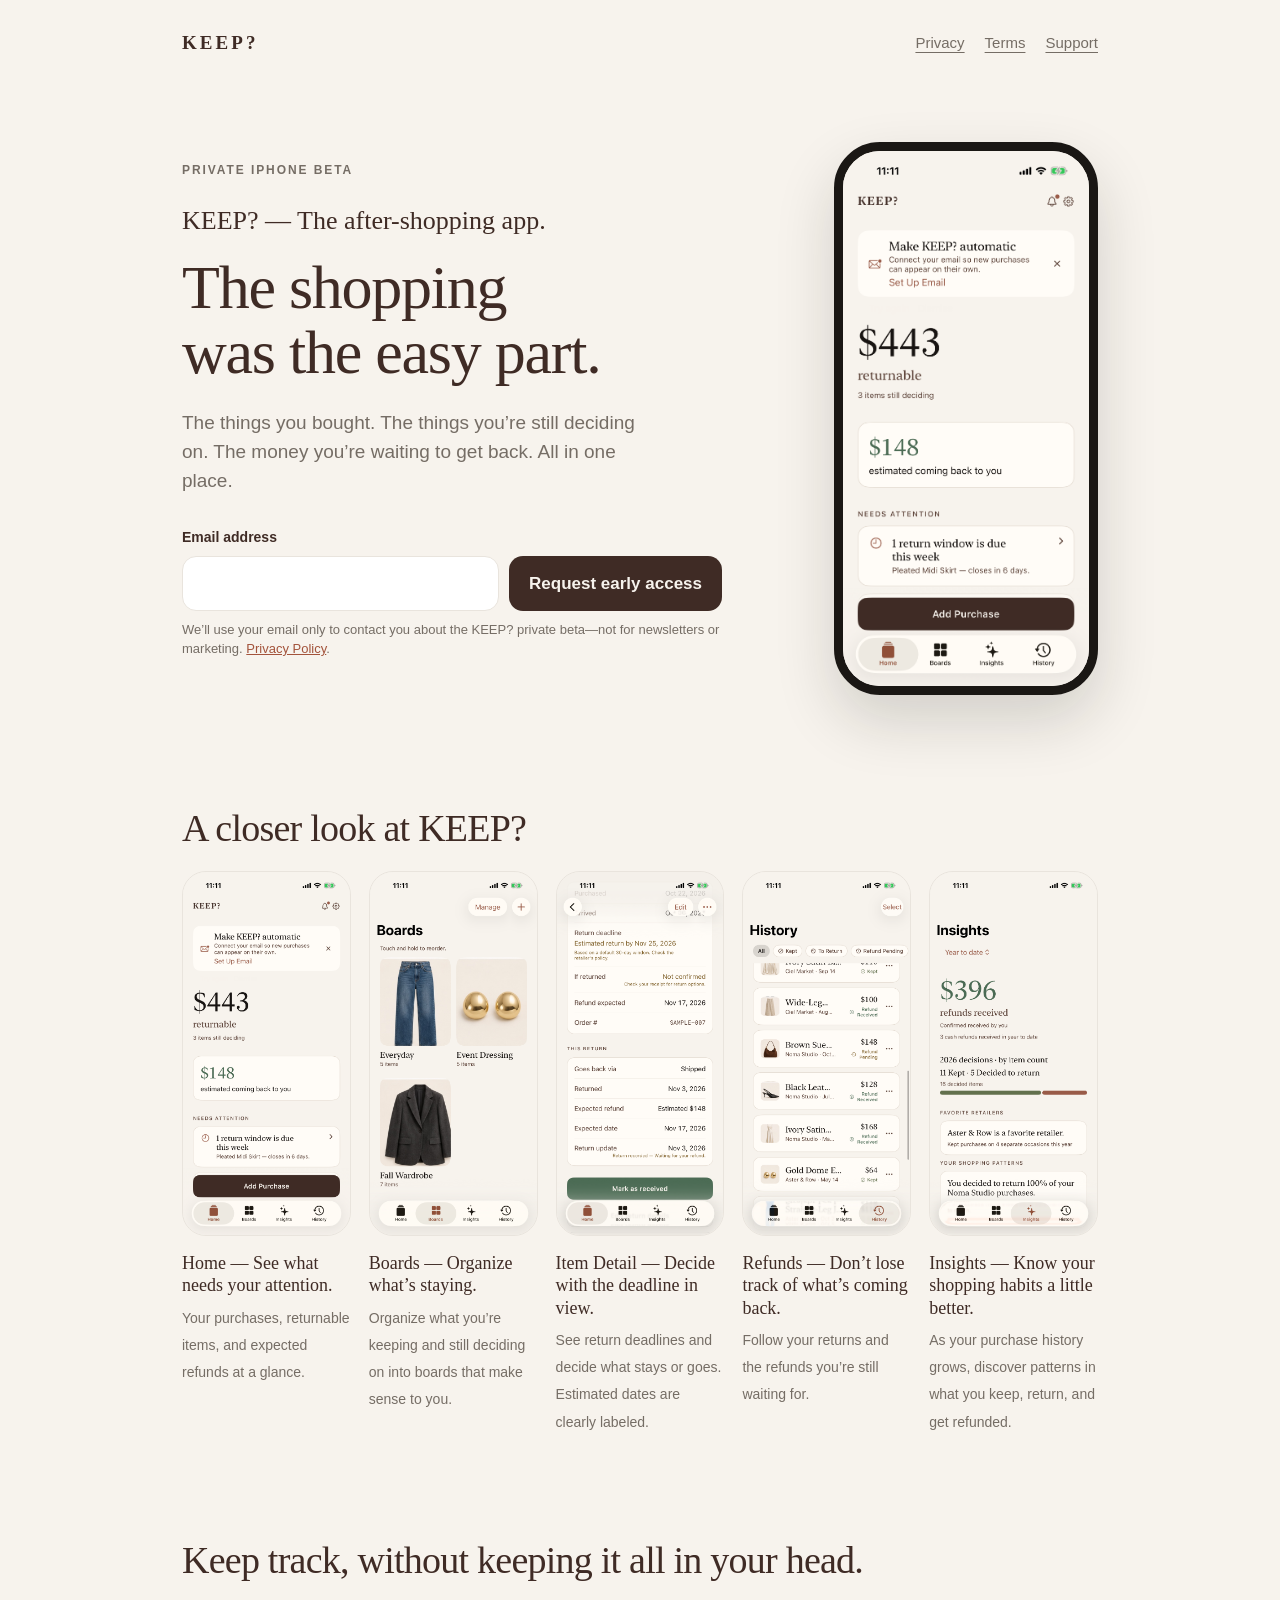
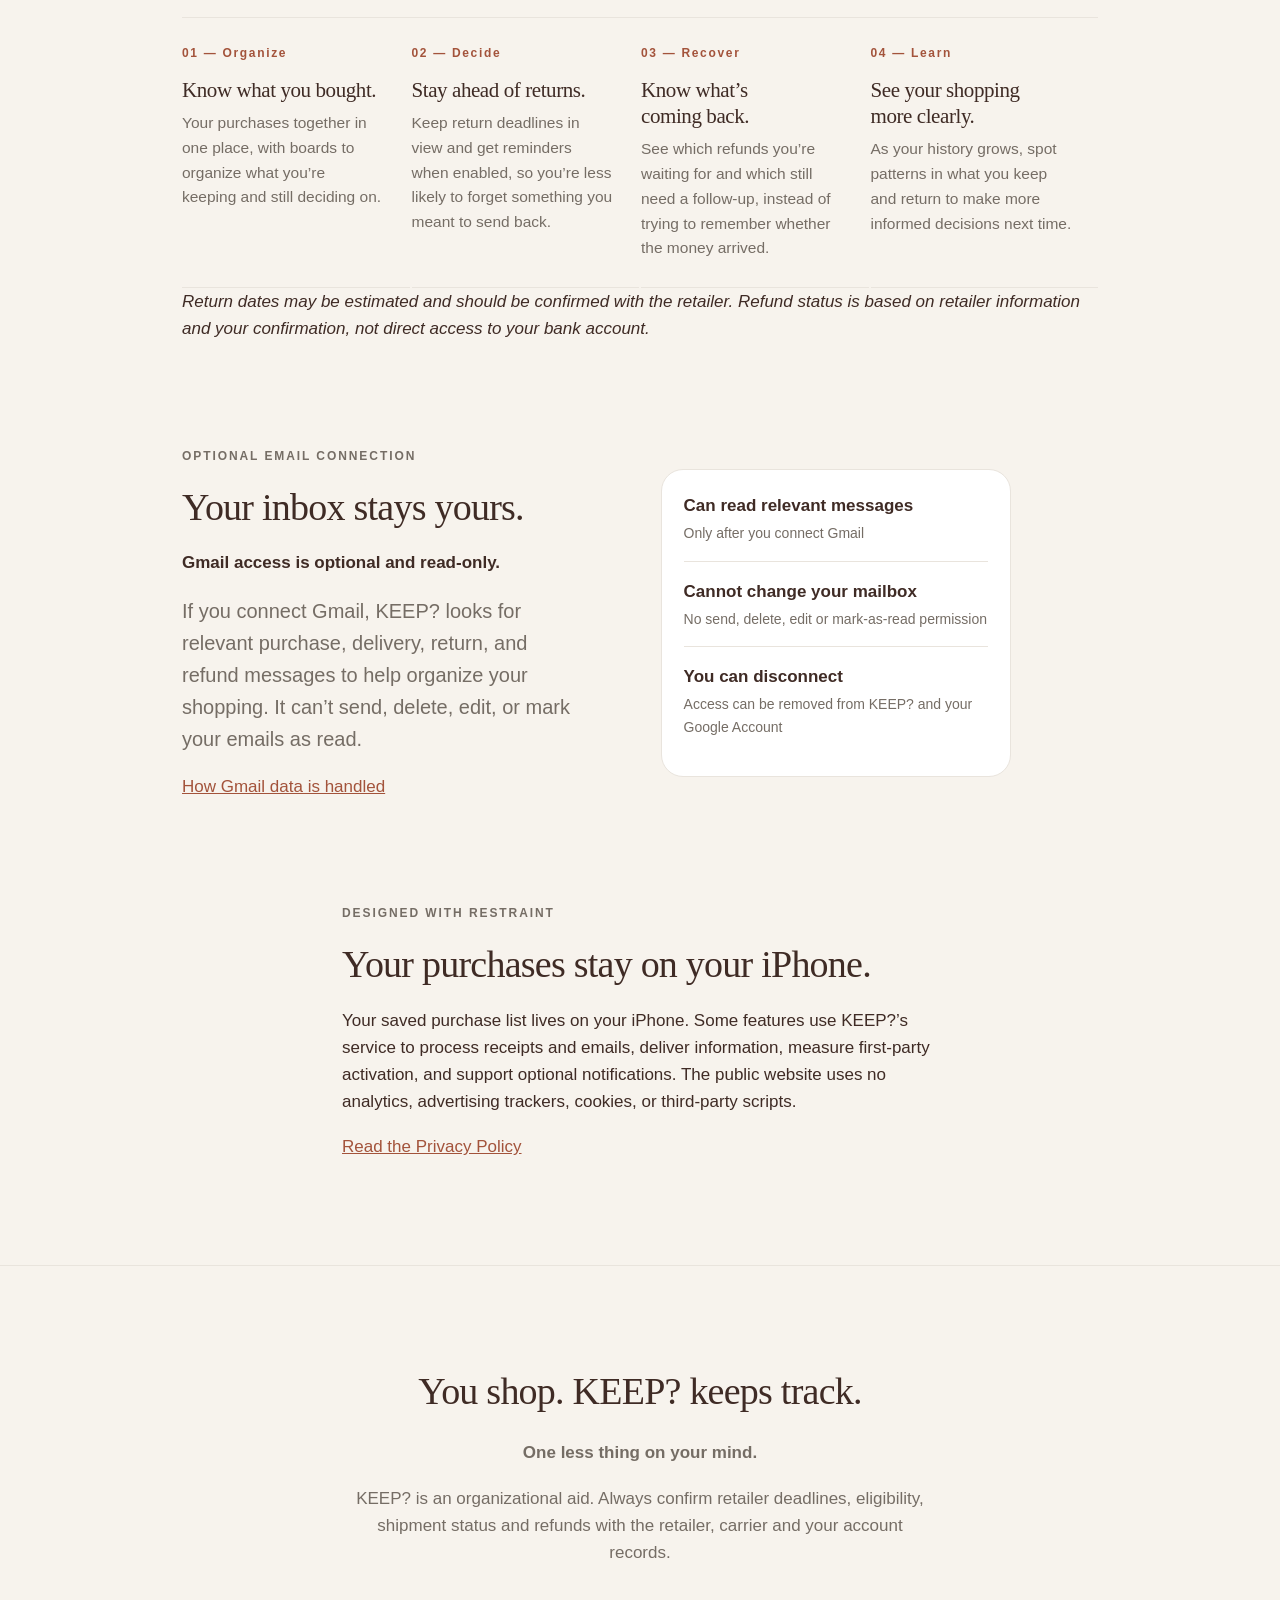
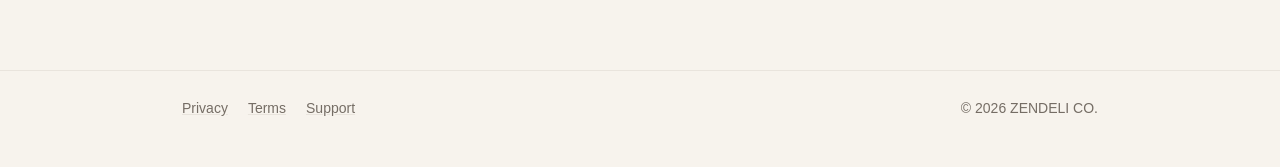
<file: index.html>
<!doctype html>
<html lang="en">
<head>
  <meta charset="utf-8">
  <meta name="viewport" content="width=device-width, initial-scale=1">
  <title>KEEP? — The after-shopping app</title>
  <meta name="description" content="KEEP? is the after-shopping app for purchase decisions, return windows and refunds. Request early access to the private iPhone beta.">
  <link rel="canonical" href="https://keepapp.io/">
  <meta property="og:type" content="website">
  <meta property="og:title" content="KEEP? — The after-shopping app">
  <meta property="og:description" content="The shopping was the easy part. KEEP? helps with what comes after.">
  <meta property="og:url" content="https://keepapp.io/">
  <meta property="og:image" content="https://keepapp.io/assets/icon.png">
  <meta name="theme-color" content="#F7F3ED" media="(prefers-color-scheme: light)">
  <meta name="theme-color" content="#121110" media="(prefers-color-scheme: dark)">
  <link rel="icon" type="image/png" sizes="32x32" href="assets/favicon-32-v2.png">
  <link rel="apple-touch-icon" sizes="180x180" href="assets/apple-touch-icon-v2.png">
  <link rel="manifest" href="site.webmanifest">
  <link rel="stylesheet" href="assets/keep.css">
</head>
<body>
<a class="skip-link" href="#main">Skip to content</a>
<header class="site-head">
  <div class="wrap nav-row">
    <a class="wordmark" href="./" aria-label="KEEP? home">KEEP?</a>
    <nav aria-label="Primary"><a href="privacy/">Privacy</a><a href="terms/">Terms</a><a href="support/">Support</a></nav>
  </div>
</header>
<main id="main">
  <div class="wrap">
    <div class="hero">
      <div>
        <p class="eyebrow">Private iPhone beta</p>
        <p class="positioning">KEEP? — The after-shopping app.</p>
        <h1>The shopping was the easy part.</h1>
        <p class="lede">The things you bought. The things you&rsquo;re still deciding on. The money you&rsquo;re waiting to get back. All in one place.</p>
        <div class="waitlist" id="waitlist" role="form" aria-label="Private beta waitlist" data-endpoint="https://api.keepapp.io/v1/waitlist" data-notice-version="waitlist-effective-2026-11-09">
          <label for="waitlist-email">Email address</label>
          <div class="waitlist-row"><input id="waitlist-email" name="email" type="email" inputmode="email" autocomplete="email" maxlength="254" required aria-describedby="waitlist-note waitlist-status"><button type="button">Request early access</button></div>
          <div class="trap" aria-hidden="true"><label for="waitlist-website">Website</label><input id="waitlist-website" name="website" type="text" tabindex="-1" autocomplete="off"></div>
          <p class="waitlist-note" id="waitlist-note">We&rsquo;ll use your email only to contact you about the KEEP? private beta—not for newsletters or marketing. <a href="privacy/#beta-waitlist">Privacy Policy</a>.</p>
          <p class="waitlist-status" id="waitlist-status" role="status" aria-live="polite"></p>
          <noscript><p class="waitlist-status error">JavaScript is required to join safely. No email has been submitted.</p></noscript>
        </div>
      </div>
      <img class="shot" src="assets/keep-real-to-return.png" alt="KEEP? Home showing $443 returnable across three items, a $148 estimated refund, and one return window needing attention" width="264" height="574">
    </div>
  </div>
  <section class="showcase" aria-labelledby="showcase-title"><div class="wrap">
    <h2 class="section-head" id="showcase-title">A closer look at KEEP?</h2>
    <div class="showcase-track" tabindex="0" aria-label="Product screenshots; scroll horizontally on smaller screens">
      <figure class="showcase-card"><img loading="lazy" decoding="async" src="assets/showcase/home.png" alt="KEEP? Home showing $443 returnable across three items, a $148 estimated refund, and one return window needing attention" width="1206" height="2622"><figcaption><strong>Home — See what needs your attention.</strong><span>Your purchases, returnable items, and expected refunds at a glance.</span></figcaption></figure>
      <figure class="showcase-card"><img loading="lazy" decoding="async" src="assets/showcase/boards.png" alt="KEEP? Boards showing Everyday, Event Dressing, and Fall Wardrobe boards with sanitized product images and item counts" width="1206" height="2622"><figcaption><strong>Boards — Organize what&rsquo;s staying.</strong><span>Organize what you&rsquo;re keeping and still deciding on into boards that make sense to you.</span></figcaption></figure>
      <figure class="showcase-card"><img loading="lazy" decoding="async" src="assets/showcase/item-detail.png" alt="KEEP? lifecycle detail showing an estimated return deadline, a shipped return, and an estimated $148 refund expected November 17" width="1206" height="2622"><figcaption><strong>Item Detail — Decide with the deadline in view.</strong><span>See return deadlines and decide what stays or goes. Estimated dates are clearly labeled.</span></figcaption></figure>
      <figure class="showcase-card"><img loading="lazy" decoding="async" src="assets/showcase/refunds.png" alt="KEEP? History showing sanitized kept, refund-pending, and refund-received purchases" width="1206" height="2622"><figcaption><strong>Refunds — Don&rsquo;t lose track of what&rsquo;s coming back.</strong><span>Follow your returns and the refunds you&rsquo;re still waiting for.</span></figcaption></figure>
      <figure class="showcase-card"><img loading="lazy" decoding="async" src="assets/showcase/insights.png" alt="KEEP? year-to-date Insights showing $396 in refunds received, 11 kept items, and five items decided for return" width="1206" height="2622"><figcaption><strong>Insights — Know your shopping habits a little better.</strong><span>As your purchase history grows, discover patterns in what you keep, return, and get refunded.</span></figcaption></figure>
    </div>
  </div></section>
  <section><div class="wrap">
    <h2 class="section-head">Keep track, without keeping it all in your head.</h2>
    <div class="steps">
      <div class="step"><span class="n">01 — Organize</span><h3>Know what you bought.</h3><p>Your purchases together in one place, with boards to organize what you&rsquo;re keeping and still deciding on.</p></div>
      <div class="step"><span class="n">02 — Decide</span><h3>Stay ahead of returns.</h3><p>Keep return deadlines in view and get reminders when enabled, so you&rsquo;re less likely to forget something you meant to send back.</p></div>
      <div class="step"><span class="n">03 — Recover</span><h3>Know what&rsquo;s coming back.</h3><p>See which refunds you&rsquo;re waiting for and which still need a follow-up, instead of trying to remember whether the money arrived.</p></div>
      <div class="step"><span class="n">04 — Learn</span><h3>See your shopping more clearly.</h3><p>As your history grows, spot patterns in what you keep and return to make more informed decisions next time.</p></div>
    </div>
    <p><em>Return dates may be estimated and should be confirmed with the retailer. Refund status is based on retailer information and your confirmation, not direct access to your bank account.</em></p>
  </div></section>
  <section><div class="wrap"><div class="split">
    <div><p class="eyebrow">Optional email connection</p><h2 class="section-head">Your inbox stays yours.</h2><p><strong>Gmail access is optional and read-only.</strong></p><p class="lede">If you connect Gmail, KEEP? looks for relevant purchase, delivery, return, and refund messages to help organize your shopping. It can&rsquo;t send, delete, edit, or mark your emails as read.</p><p><a href="privacy/#gmail">How Gmail data is handled</a></p></div>
    <div class="fact-card" aria-label="Gmail permissions summary"><p><strong>Can read relevant messages</strong><span>Only after you connect Gmail</span></p><p><strong>Cannot change your mailbox</strong><span>No send, delete, edit or mark-as-read permission</span></p><p><strong>You can disconnect</strong><span>Access can be removed from KEEP? and your Google Account</span></p></div>
  </div></div></section>
  <section><div class="wrap col"><p class="eyebrow">Designed with restraint</p><h2 class="section-head">Your purchases stay on your iPhone.</h2><p>Your saved purchase list lives on your iPhone. Some features use KEEP?&rsquo;s service to process receipts and emails, deliver information, measure first-party activation, and support optional notifications. The public website uses no analytics, advertising trackers, cookies, or third-party scripts.</p><p><a href="privacy/">Read the Privacy Policy</a></p></div></section>
  <section class="close"><div class="wrap"><h2>You shop. KEEP? keeps track.</h2><p><strong>One less thing on your mind.</strong></p><p>KEEP? is an organizational aid. Always confirm retailer deadlines, eligibility, shipment status and refunds with the retailer, carrier and your account records.</p></div></section>
</main>
<footer class="site-foot"><div class="wrap foot-row"><a href="privacy/">Privacy</a><a href="terms/">Terms</a><a href="support/">Support</a><span class="spacer"></span><span>&copy; 2026 ZENDELI CO.</span></div></footer>
<script src="assets/waitlist.js" defer></script>
</body>
</html>
</file>
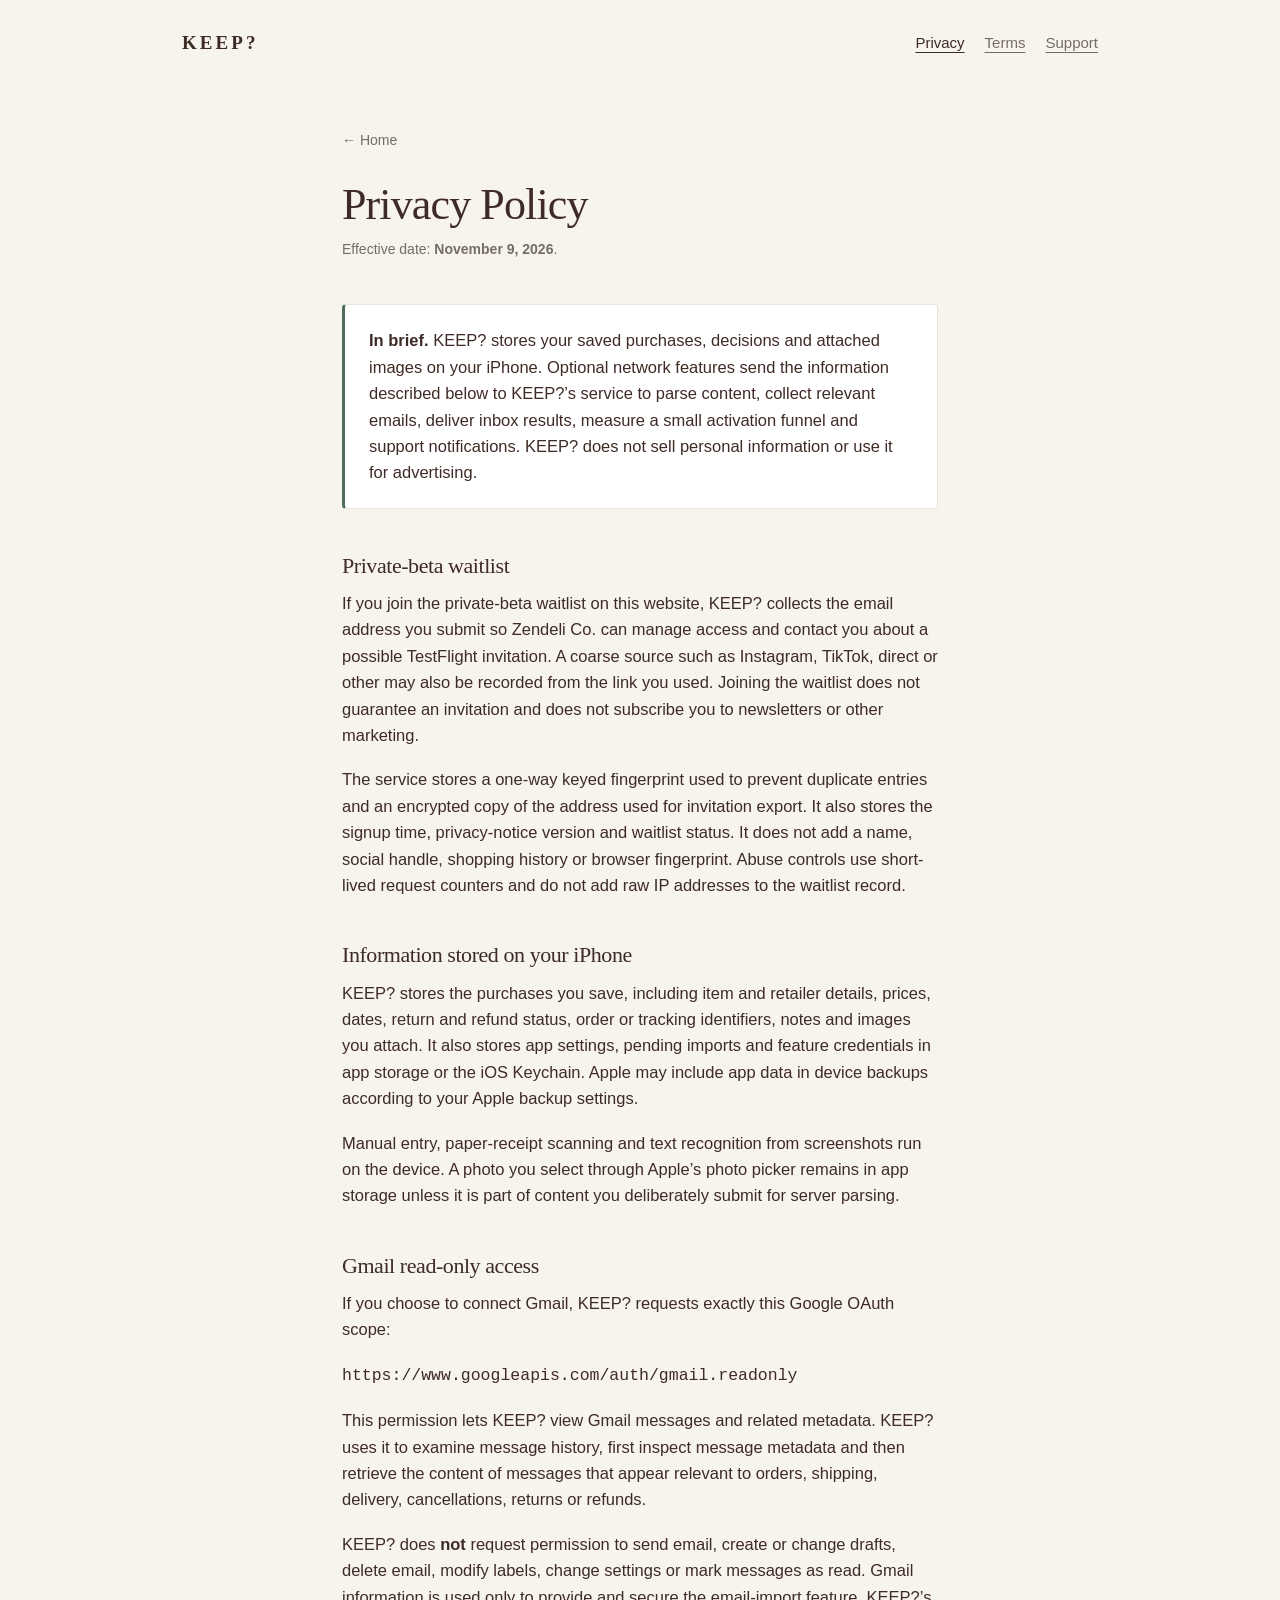
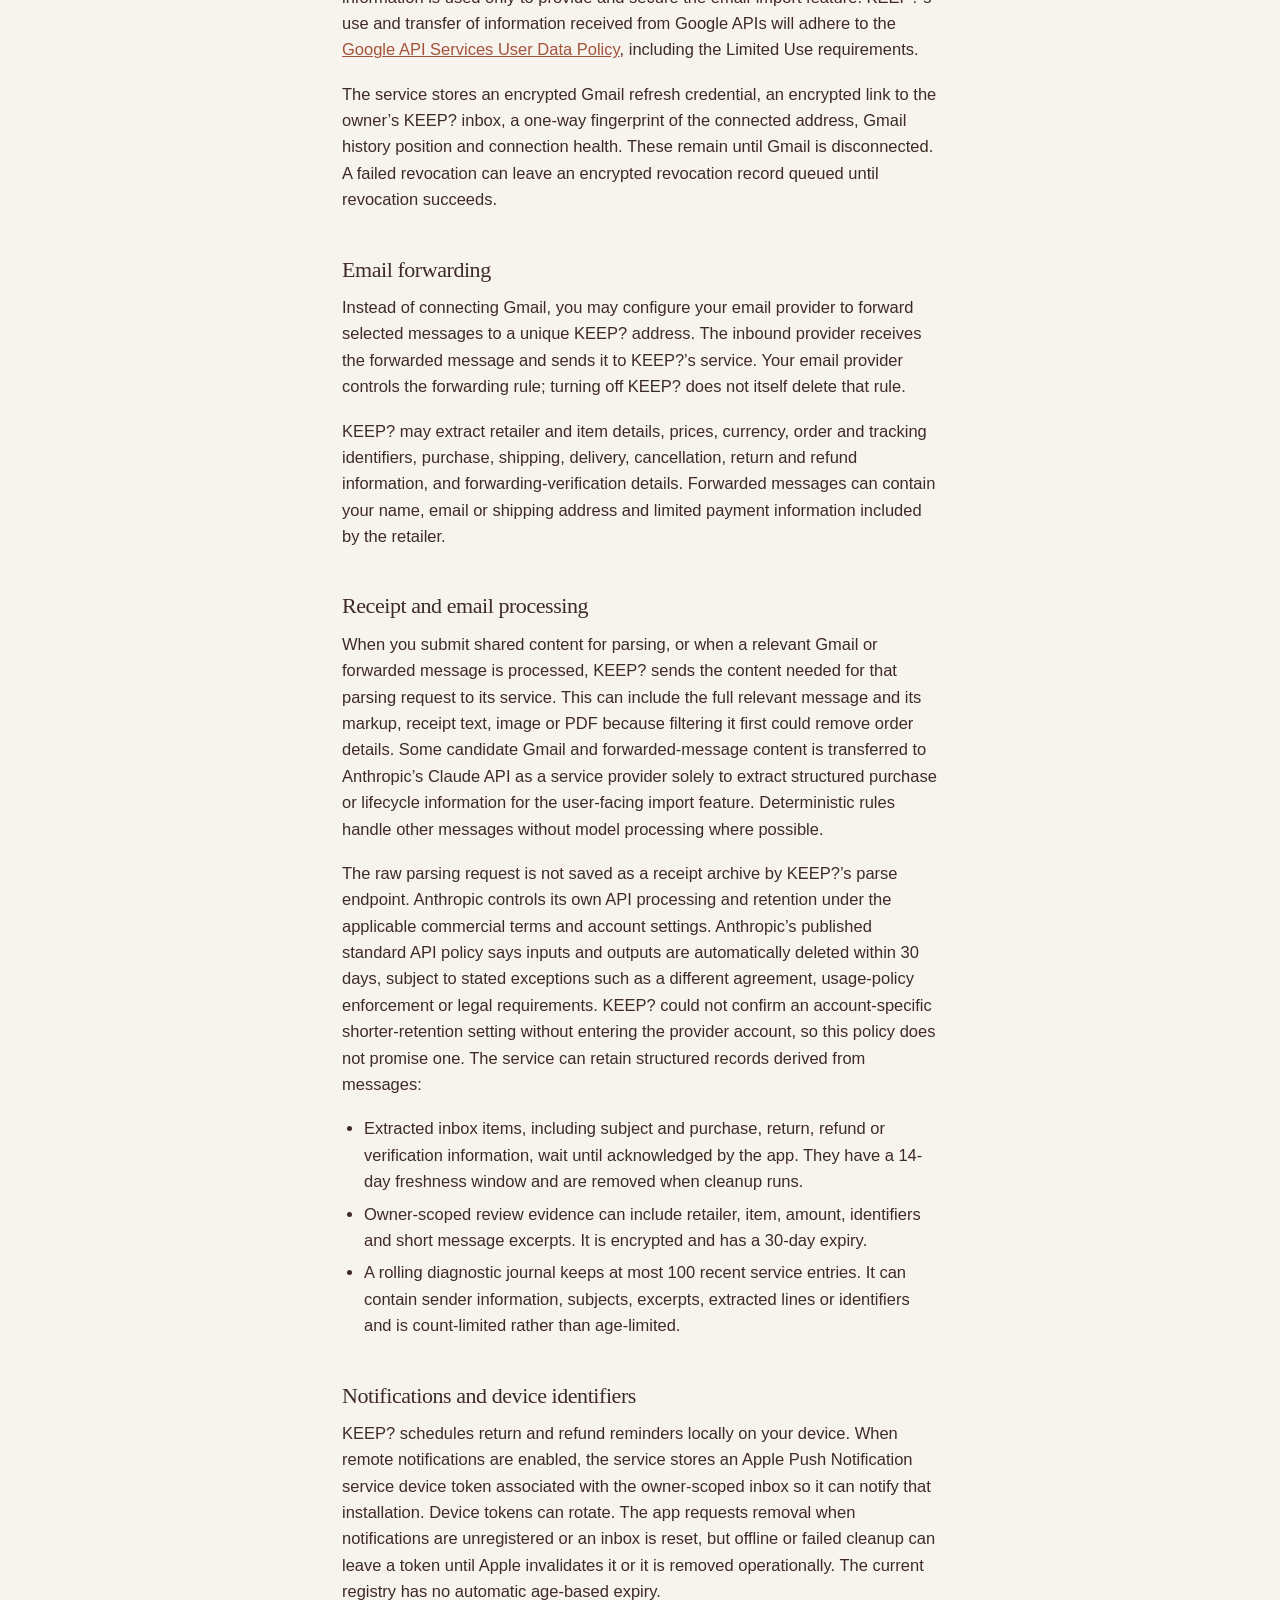
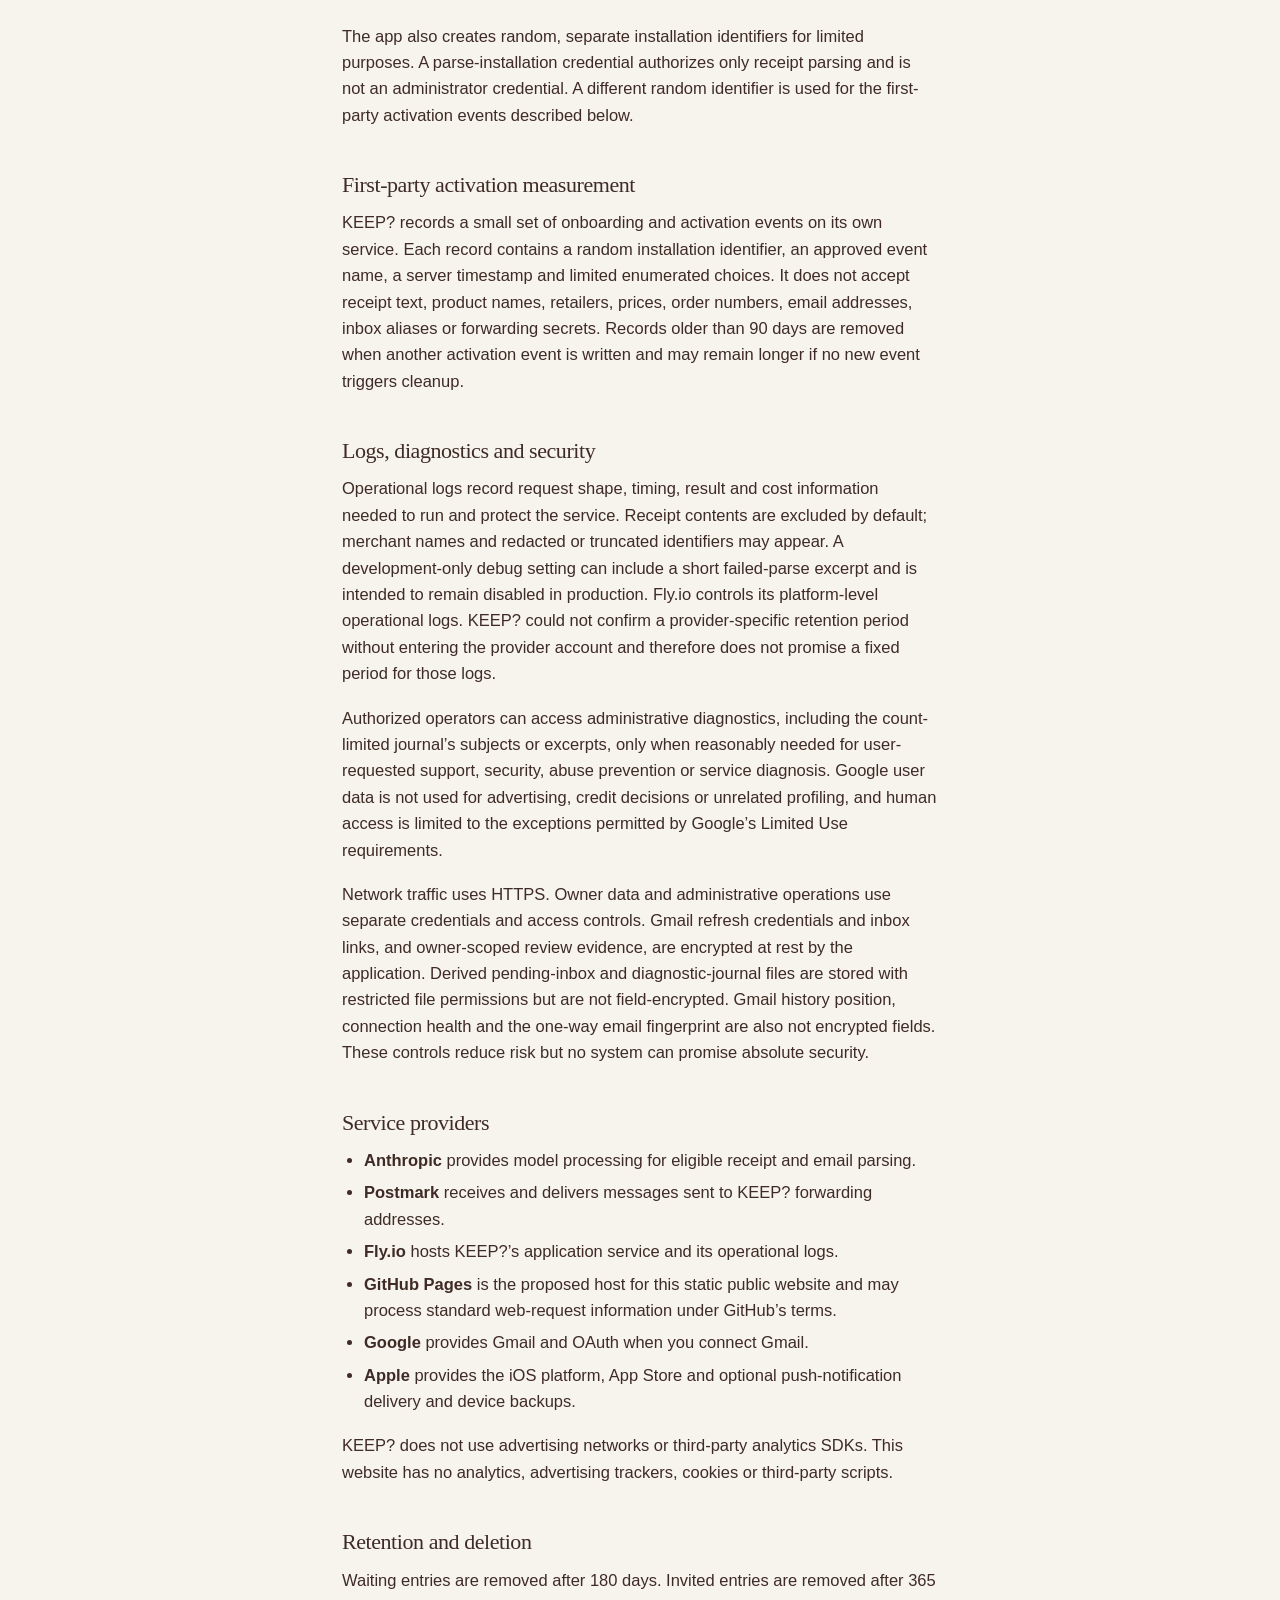
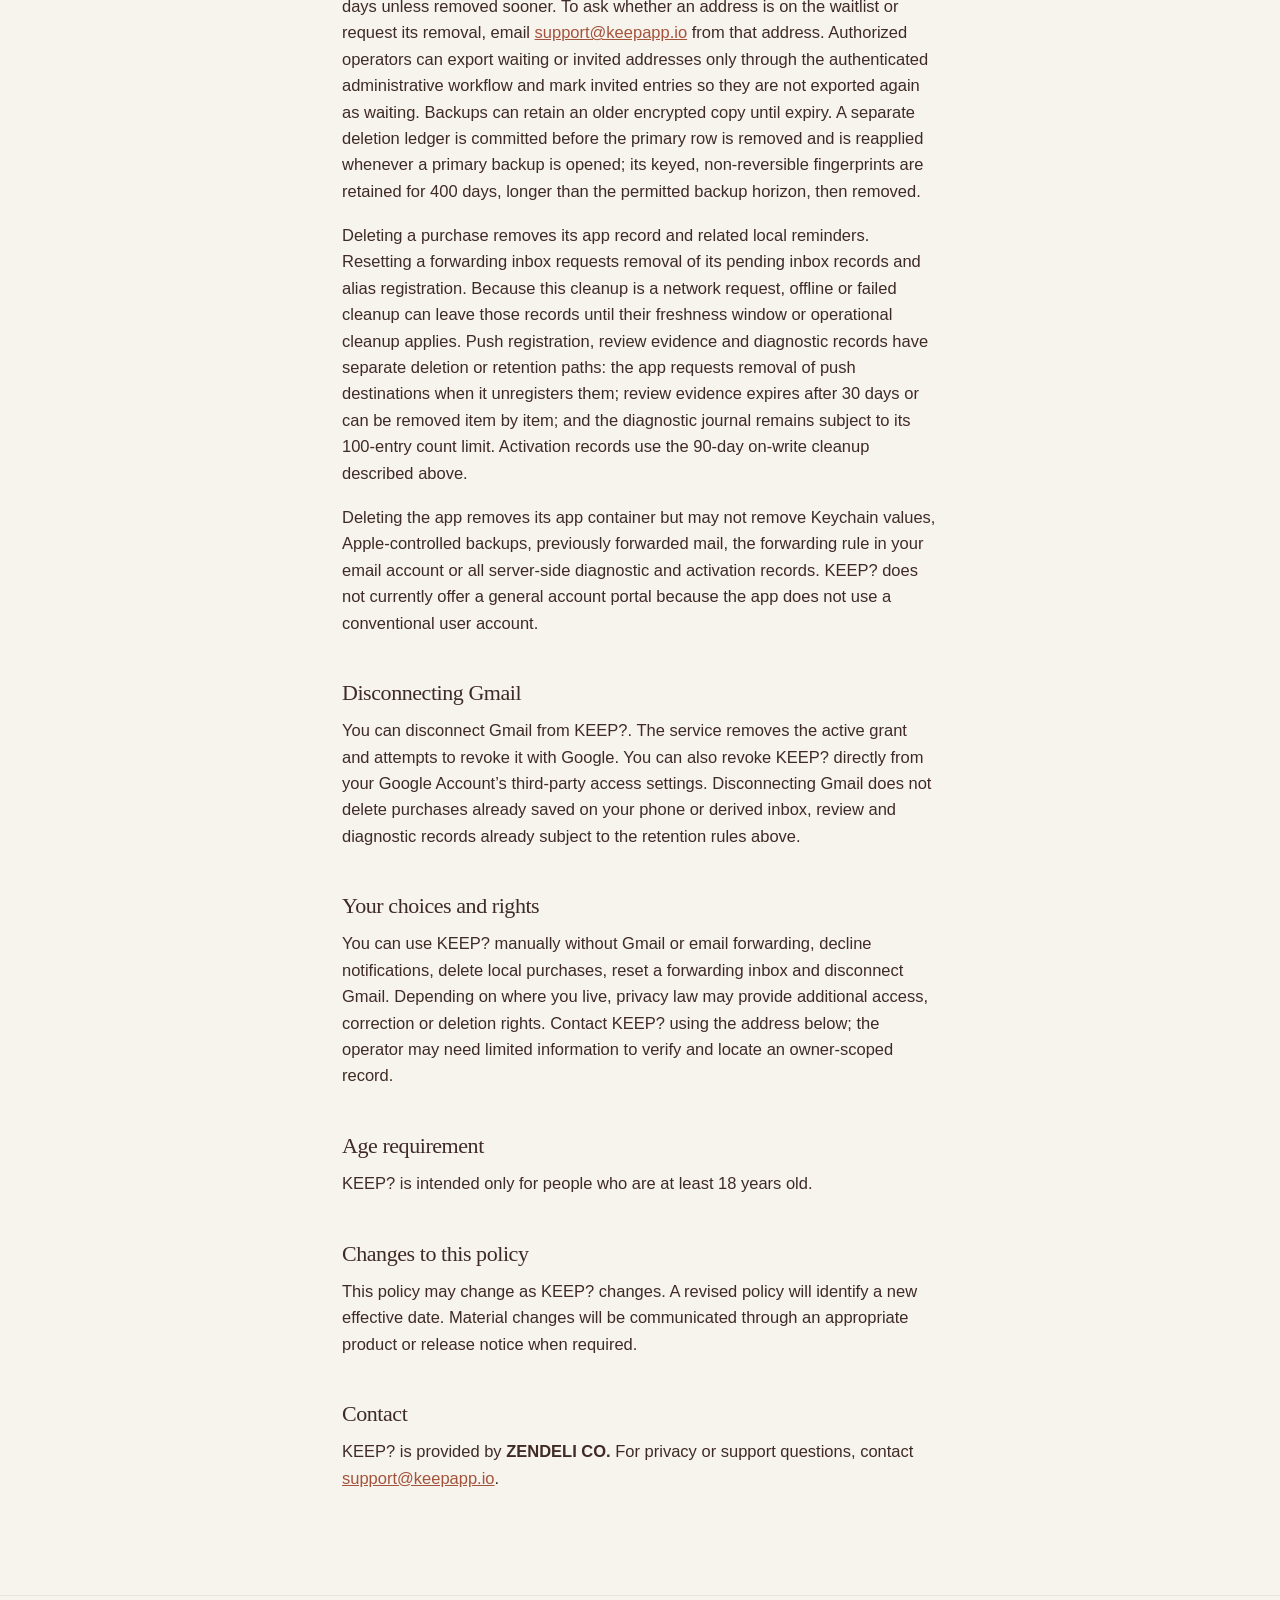
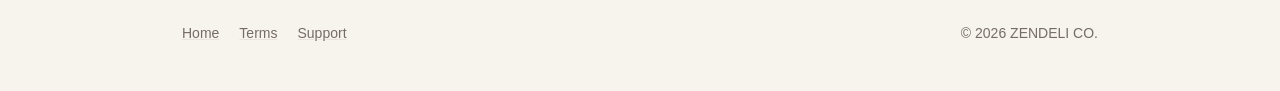
<file: privacy/index.html>
<!doctype html>
<html lang="en">
<head>
  <meta charset="utf-8">
  <meta name="viewport" content="width=device-width, initial-scale=1">
  <title>Privacy Policy — KEEP?</title>
  <meta name="description" content="How KEEP? handles purchase, receipt, email, notification and diagnostic information.">
  <link rel="canonical" href="https://keepapp.io/privacy/">
  <meta name="theme-color" content="#F7F3ED" media="(prefers-color-scheme: light)">
  <meta name="theme-color" content="#121110" media="(prefers-color-scheme: dark)">
  <link rel="icon" type="image/png" sizes="32x32" href="../assets/favicon-32-v2.png"><link rel="apple-touch-icon" sizes="180x180" href="../assets/apple-touch-icon-v2.png"><link rel="manifest" href="../site.webmanifest"><link rel="stylesheet" href="../assets/keep.css">
</head>
<body>
<a class="skip-link" href="#main">Skip to content</a>
<header class="site-head"><div class="wrap nav-row"><a class="wordmark" href="../" aria-label="KEEP? home">KEEP?</a><nav aria-label="Primary"><a aria-current="page" href="./">Privacy</a><a href="../terms/">Terms</a><a href="../support/">Support</a></nav></div></header>
<main class="doc" id="main"><div class="wrap narrow">
  <a class="back" href="../">&larr; Home</a><h1>Privacy Policy</h1>
  <p class="updated">Effective date: <strong>November 9, 2026</strong>.</p>
  <div class="summary"><p><strong>In brief.</strong> KEEP? stores your saved purchases, decisions and attached images on your iPhone. Optional network features send the information described below to KEEP?&rsquo;s service to parse content, collect relevant emails, deliver inbox results, measure a small activation funnel and support notifications. KEEP? does not sell personal information or use it for advertising.</p></div>


  <h2 id="beta-waitlist">Private-beta waitlist</h2>
  <p>If you join the private-beta waitlist on this website, KEEP? collects the email address you submit so Zendeli Co. can manage access and contact you about a possible TestFlight invitation. A coarse source such as Instagram, TikTok, direct or other may also be recorded from the link you used. Joining the waitlist does not guarantee an invitation and does not subscribe you to newsletters or other marketing.</p>
  <p>The service stores a one-way keyed fingerprint used to prevent duplicate entries and an encrypted copy of the address used for invitation export. It also stores the signup time, privacy-notice version and waitlist status. It does not add a name, social handle, shopping history or browser fingerprint. Abuse controls use short-lived request counters and do not add raw IP addresses to the waitlist record.</p>

  <h2>Information stored on your iPhone</h2>
  <p>KEEP? stores the purchases you save, including item and retailer details, prices, dates, return and refund status, order or tracking identifiers, notes and images you attach. It also stores app settings, pending imports and feature credentials in app storage or the iOS Keychain. Apple may include app data in device backups according to your Apple backup settings.</p>
  <p>Manual entry, paper-receipt scanning and text recognition from screenshots run on the device. A photo you select through Apple&rsquo;s photo picker remains in app storage unless it is part of content you deliberately submit for server parsing.</p>

  <h2 id="gmail">Gmail read-only access</h2>
  <p>If you choose to connect Gmail, KEEP? requests exactly this Google OAuth scope:</p>
  <p><code>https://www.googleapis.com/auth/gmail.readonly</code></p>
  <p>This permission lets KEEP? view Gmail messages and related metadata. KEEP? uses it to examine message history, first inspect message metadata and then retrieve the content of messages that appear relevant to orders, shipping, delivery, cancellations, returns or refunds.</p>
  <p>KEEP? does <strong>not</strong> request permission to send email, create or change drafts, delete email, modify labels, change settings or mark messages as read. Gmail information is used only to provide and secure the email-import feature. KEEP?&rsquo;s use and transfer of information received from Google APIs will adhere to the <a href="https://developers.google.com/terms/api-services-user-data-policy">Google API Services User Data Policy</a>, including the Limited Use requirements.</p>
  <p>The service stores an encrypted Gmail refresh credential, an encrypted link to the owner&rsquo;s KEEP? inbox, a one-way fingerprint of the connected address, Gmail history position and connection health. These remain until Gmail is disconnected. A failed revocation can leave an encrypted revocation record queued until revocation succeeds.</p>

  <h2>Email forwarding</h2>
  <p>Instead of connecting Gmail, you may configure your email provider to forward selected messages to a unique KEEP? address. The inbound provider receives the forwarded message and sends it to KEEP?&rsquo;s service. Your email provider controls the forwarding rule; turning off KEEP? does not itself delete that rule.</p>
  <p>KEEP? may extract retailer and item details, prices, currency, order and tracking identifiers, purchase, shipping, delivery, cancellation, return and refund information, and forwarding-verification details. Forwarded messages can contain your name, email or shipping address and limited payment information included by the retailer.</p>

  <h2>Receipt and email processing</h2>
  <p>When you submit shared content for parsing, or when a relevant Gmail or forwarded message is processed, KEEP? sends the content needed for that parsing request to its service. This can include the full relevant message and its markup, receipt text, image or PDF because filtering it first could remove order details. Some candidate Gmail and forwarded-message content is transferred to Anthropic&rsquo;s Claude API as a service provider solely to extract structured purchase or lifecycle information for the user-facing import feature. Deterministic rules handle other messages without model processing where possible.</p>
  <p>The raw parsing request is not saved as a receipt archive by KEEP?&rsquo;s parse endpoint. Anthropic controls its own API processing and retention under the applicable commercial terms and account settings. Anthropic&rsquo;s published standard API policy says inputs and outputs are automatically deleted within 30 days, subject to stated exceptions such as a different agreement, usage-policy enforcement or legal requirements. KEEP? could not confirm an account-specific shorter-retention setting without entering the provider account, so this policy does not promise one. The service can retain structured records derived from messages:</p>
  <ul>
    <li>Extracted inbox items, including subject and purchase, return, refund or verification information, wait until acknowledged by the app. They have a 14-day freshness window and are removed when cleanup runs.</li>
    <li>Owner-scoped review evidence can include retailer, item, amount, identifiers and short message excerpts. It is encrypted and has a 30-day expiry.</li>
    <li>A rolling diagnostic journal keeps at most 100 recent service entries. It can contain sender information, subjects, excerpts, extracted lines or identifiers and is count-limited rather than age-limited.</li>
  </ul>

  <h2>Notifications and device identifiers</h2>
  <p>KEEP? schedules return and refund reminders locally on your device. When remote notifications are enabled, the service stores an Apple Push Notification service device token associated with the owner-scoped inbox so it can notify that installation. Device tokens can rotate. The app requests removal when notifications are unregistered or an inbox is reset, but offline or failed cleanup can leave a token until Apple invalidates it or it is removed operationally. The current registry has no automatic age-based expiry.</p>
  <p>The app also creates random, separate installation identifiers for limited purposes. A parse-installation credential authorizes only receipt parsing and is not an administrator credential. A different random identifier is used for the first-party activation events described below.</p>

  <h2>First-party activation measurement</h2>
  <p>KEEP? records a small set of onboarding and activation events on its own service. Each record contains a random installation identifier, an approved event name, a server timestamp and limited enumerated choices. It does not accept receipt text, product names, retailers, prices, order numbers, email addresses, inbox aliases or forwarding secrets. Records older than 90 days are removed when another activation event is written and may remain longer if no new event triggers cleanup.</p>

  <h2>Logs, diagnostics and security</h2>
  <p>Operational logs record request shape, timing, result and cost information needed to run and protect the service. Receipt contents are excluded by default; merchant names and redacted or truncated identifiers may appear. A development-only debug setting can include a short failed-parse excerpt and is intended to remain disabled in production. Fly.io controls its platform-level operational logs. KEEP? could not confirm a provider-specific retention period without entering the provider account and therefore does not promise a fixed period for those logs.</p>
  <p>Authorized operators can access administrative diagnostics, including the count-limited journal&rsquo;s subjects or excerpts, only when reasonably needed for user-requested support, security, abuse prevention or service diagnosis. Google user data is not used for advertising, credit decisions or unrelated profiling, and human access is limited to the exceptions permitted by Google&rsquo;s Limited Use requirements.</p>
  <p>Network traffic uses HTTPS. Owner data and administrative operations use separate credentials and access controls. Gmail refresh credentials and inbox links, and owner-scoped review evidence, are encrypted at rest by the application. Derived pending-inbox and diagnostic-journal files are stored with restricted file permissions but are not field-encrypted. Gmail history position, connection health and the one-way email fingerprint are also not encrypted fields. These controls reduce risk but no system can promise absolute security.</p>

  <h2>Service providers</h2>
  <ul>
    <li><strong>Anthropic</strong> provides model processing for eligible receipt and email parsing.</li>
    <li><strong>Postmark</strong> receives and delivers messages sent to KEEP? forwarding addresses.</li>
    <li><strong>Fly.io</strong> hosts KEEP?&rsquo;s application service and its operational logs.</li>
    <li><strong>GitHub Pages</strong> is the proposed host for this static public website and may process standard web-request information under GitHub&rsquo;s terms.</li>
    <li><strong>Google</strong> provides Gmail and OAuth when you connect Gmail.</li>
    <li><strong>Apple</strong> provides the iOS platform, App Store and optional push-notification delivery and device backups.</li>
  </ul>
  <p>KEEP? does not use advertising networks or third-party analytics SDKs. This website has no analytics, advertising trackers, cookies or third-party scripts.</p>

  <h2>Retention and deletion</h2>
  <p>Waiting entries are removed after 180 days. Invited entries are removed after 365 days unless removed sooner. To ask whether an address is on the waitlist or request its removal, email <a href="mailto:support@keepapp.io">support@keepapp.io</a> from that address. Authorized operators can export waiting or invited addresses only through the authenticated administrative workflow and mark invited entries so they are not exported again as waiting. Backups can retain an older encrypted copy until expiry. A separate deletion ledger is committed before the primary row is removed and is reapplied whenever a primary backup is opened; its keyed, non-reversible fingerprints are retained for 400 days, longer than the permitted backup horizon, then removed.</p>
  <p>Deleting a purchase removes its app record and related local reminders. Resetting a forwarding inbox requests removal of its pending inbox records and alias registration. Because this cleanup is a network request, offline or failed cleanup can leave those records until their freshness window or operational cleanup applies. Push registration, review evidence and diagnostic records have separate deletion or retention paths: the app requests removal of push destinations when it unregisters them; review evidence expires after 30 days or can be removed item by item; and the diagnostic journal remains subject to its 100-entry count limit. Activation records use the 90-day on-write cleanup described above.</p>
  <p>Deleting the app removes its app container but may not remove Keychain values, Apple-controlled backups, previously forwarded mail, the forwarding rule in your email account or all server-side diagnostic and activation records. KEEP? does not currently offer a general account portal because the app does not use a conventional user account.</p>

  <h2>Disconnecting Gmail</h2>
  <p>You can disconnect Gmail from KEEP?. The service removes the active grant and attempts to revoke it with Google. You can also revoke KEEP? directly from your Google Account&rsquo;s third-party access settings. Disconnecting Gmail does not delete purchases already saved on your phone or derived inbox, review and diagnostic records already subject to the retention rules above.</p>

  <h2>Your choices and rights</h2>
  <p>You can use KEEP? manually without Gmail or email forwarding, decline notifications, delete local purchases, reset a forwarding inbox and disconnect Gmail. Depending on where you live, privacy law may provide additional access, correction or deletion rights. Contact KEEP? using the address below; the operator may need limited information to verify and locate an owner-scoped record.</p>

  <h2>Age requirement</h2><p>KEEP? is intended only for people who are at least 18 years old.</p>
  <h2>Changes to this policy</h2><p>This policy may change as KEEP? changes. A revised policy will identify a new effective date. Material changes will be communicated through an appropriate product or release notice when required.</p>
  <h2>Contact</h2><p>KEEP? is provided by <strong>ZENDELI CO.</strong> For privacy or support questions, contact <a href="mailto:support@keepapp.io">support@keepapp.io</a>.</p>
</div></main>
<footer class="site-foot"><div class="wrap foot-row"><a href="../">Home</a><a href="../terms/">Terms</a><a href="../support/">Support</a><span class="spacer"></span><span>&copy; 2026 ZENDELI CO.</span></div></footer>
</body>
</html>
</file>
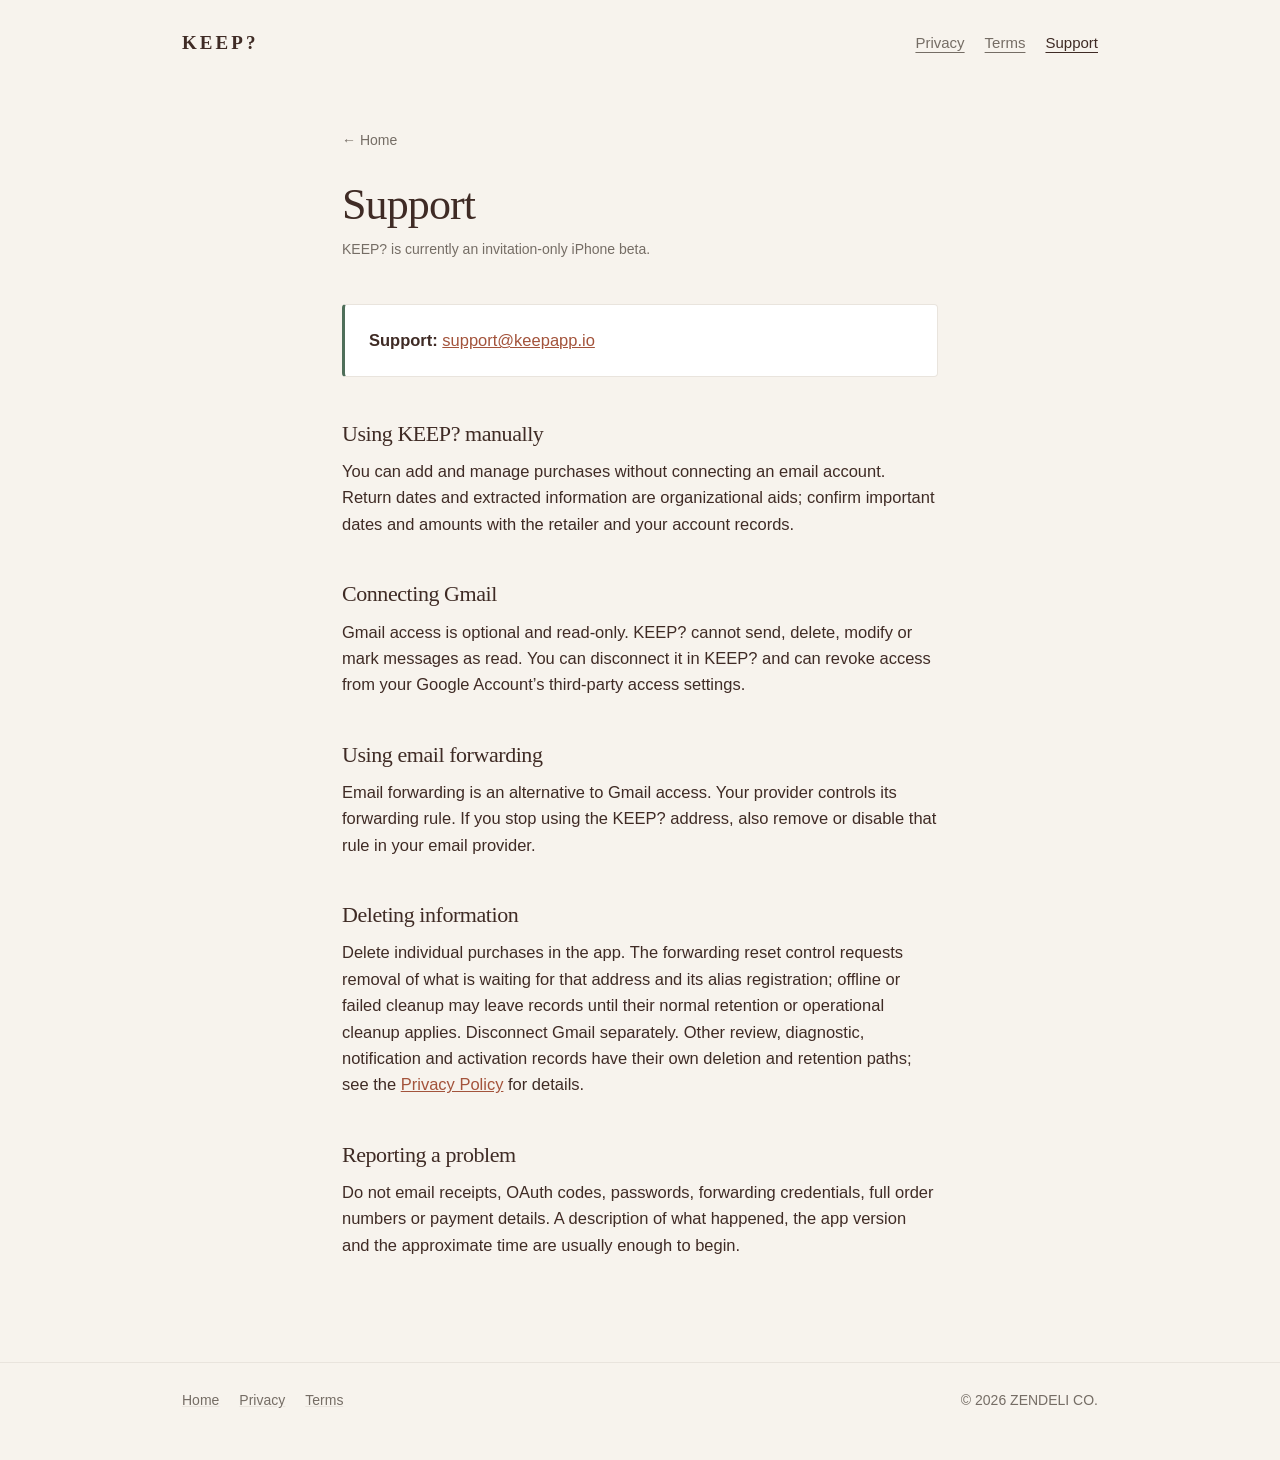
<file: support/index.html>
<!doctype html>
<html lang="en">
<head>
  <meta charset="utf-8"><meta name="viewport" content="width=device-width, initial-scale=1">
  <title>Support — KEEP?</title><meta name="description" content="Support and privacy choices for the KEEP? private iPhone beta.">
  <link rel="canonical" href="https://keepapp.io/support/">
  <meta name="theme-color" content="#F7F3ED" media="(prefers-color-scheme: light)"><meta name="theme-color" content="#121110" media="(prefers-color-scheme: dark)">
  <link rel="icon" type="image/png" sizes="32x32" href="../assets/favicon-32-v2.png"><link rel="apple-touch-icon" sizes="180x180" href="../assets/apple-touch-icon-v2.png"><link rel="manifest" href="../site.webmanifest"><link rel="stylesheet" href="../assets/keep.css">
</head>
<body>
<a class="skip-link" href="#main">Skip to content</a>
<header class="site-head"><div class="wrap nav-row"><a class="wordmark" href="../" aria-label="KEEP? home">KEEP?</a><nav aria-label="Primary"><a href="../privacy/">Privacy</a><a href="../terms/">Terms</a><a aria-current="page" href="./">Support</a></nav></div></header>
<main class="doc" id="main"><div class="wrap narrow">
  <a class="back" href="../">&larr; Home</a><h1>Support</h1><p class="updated">KEEP? is currently an invitation-only iPhone beta.</p>
  <div class="summary"><p><strong>Support:</strong> <a href="mailto:support@keepapp.io">support@keepapp.io</a></p></div>
  <h2>Using KEEP? manually</h2><p>You can add and manage purchases without connecting an email account. Return dates and extracted information are organizational aids; confirm important dates and amounts with the retailer and your account records.</p>
  <h2>Connecting Gmail</h2><p>Gmail access is optional and read-only. KEEP? cannot send, delete, modify or mark messages as read. You can disconnect it in KEEP? and can revoke access from your Google Account&rsquo;s third-party access settings.</p>
  <h2>Using email forwarding</h2><p>Email forwarding is an alternative to Gmail access. Your provider controls its forwarding rule. If you stop using the KEEP? address, also remove or disable that rule in your email provider.</p>
  <h2>Deleting information</h2><p>Delete individual purchases in the app. The forwarding reset control requests removal of what is waiting for that address and its alias registration; offline or failed cleanup may leave records until their normal retention or operational cleanup applies. Disconnect Gmail separately. Other review, diagnostic, notification and activation records have their own deletion and retention paths; see the <a href="../privacy/">Privacy Policy</a> for details.</p>
  <h2>Reporting a problem</h2><p>Do not email receipts, OAuth codes, passwords, forwarding credentials, full order numbers or payment details. A description of what happened, the app version and the approximate time are usually enough to begin.</p>
</div></main>
<footer class="site-foot"><div class="wrap foot-row"><a href="../">Home</a><a href="../privacy/">Privacy</a><a href="../terms/">Terms</a><span class="spacer"></span><span>&copy; 2026 ZENDELI CO.</span></div></footer>
</body></html>
</file>
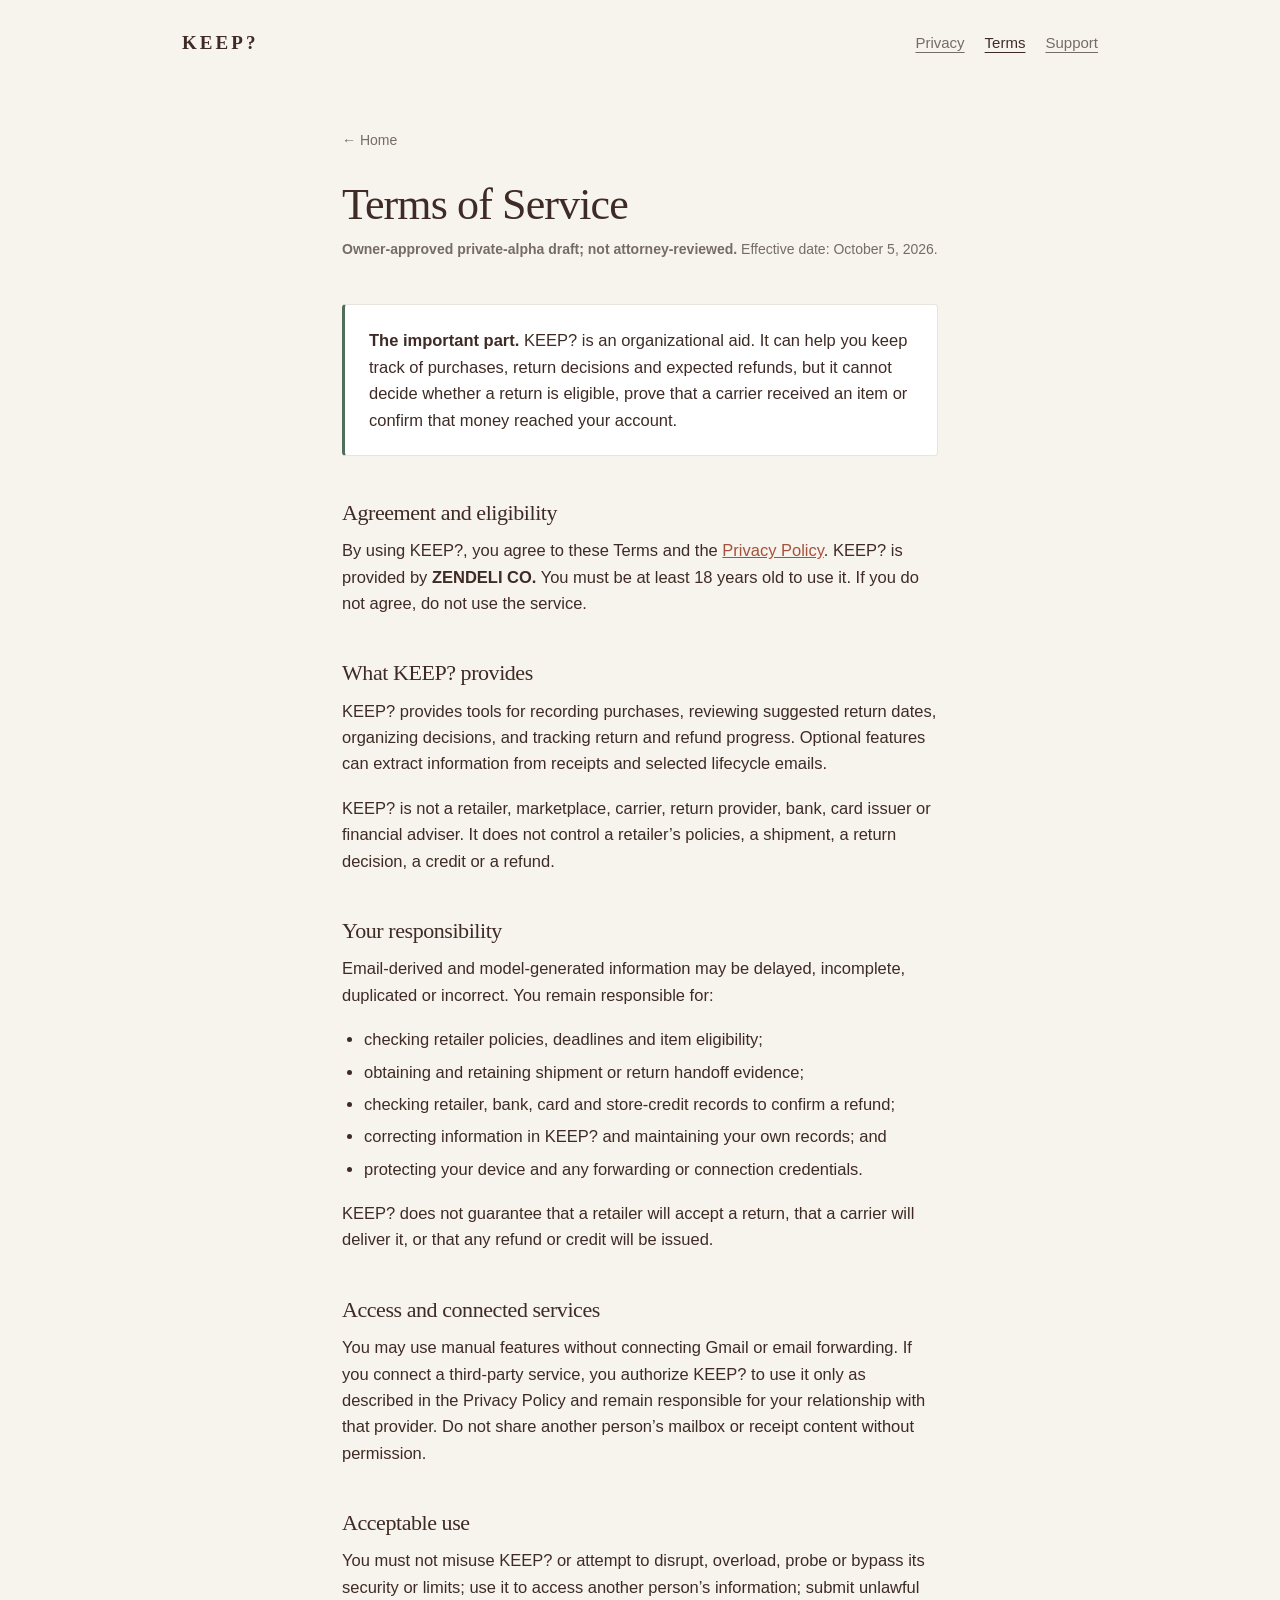
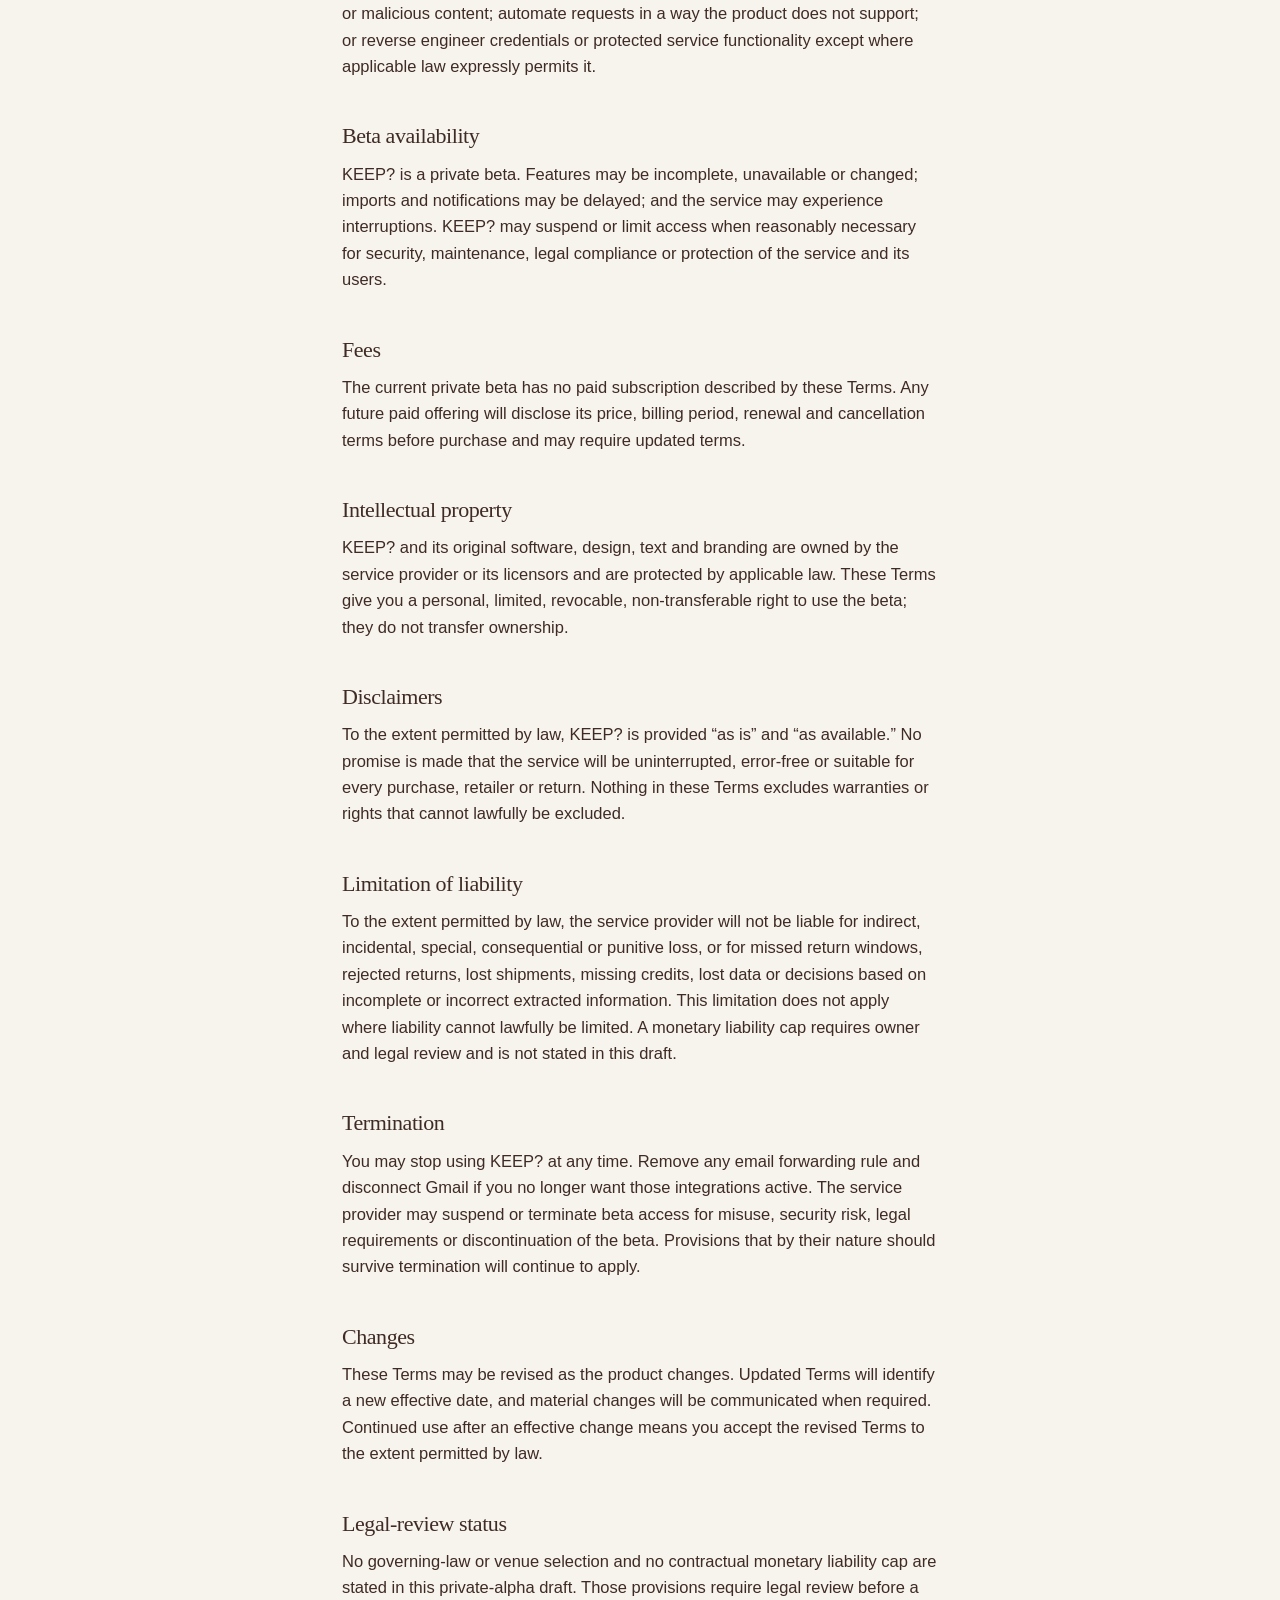
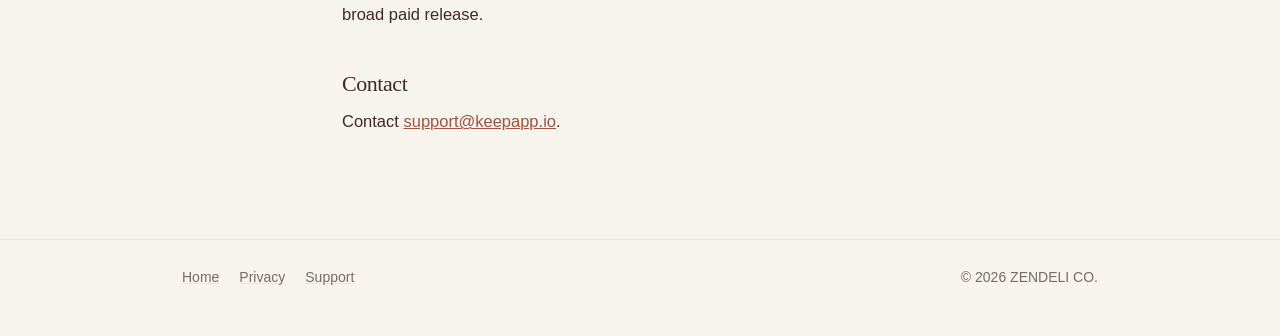
<file: terms/index.html>
<!doctype html>
<html lang="en">
<head>
  <meta charset="utf-8"><meta name="viewport" content="width=device-width, initial-scale=1">
  <title>Terms of Service — KEEP?</title><meta name="description" content="Terms for the KEEP? private iPhone beta.">
  <link rel="canonical" href="https://keepapp.io/terms/">
  <meta name="theme-color" content="#F7F3ED" media="(prefers-color-scheme: light)"><meta name="theme-color" content="#121110" media="(prefers-color-scheme: dark)">
  <link rel="icon" type="image/png" sizes="32x32" href="../assets/favicon-32-v2.png"><link rel="apple-touch-icon" sizes="180x180" href="../assets/apple-touch-icon-v2.png"><link rel="manifest" href="../site.webmanifest"><link rel="stylesheet" href="../assets/keep.css">
</head>
<body>
<a class="skip-link" href="#main">Skip to content</a>
<header class="site-head"><div class="wrap nav-row"><a class="wordmark" href="../" aria-label="KEEP? home">KEEP?</a><nav aria-label="Primary"><a href="../privacy/">Privacy</a><a aria-current="page" href="./">Terms</a><a href="../support/">Support</a></nav></div></header>
<main class="doc" id="main"><div class="wrap narrow">
  <a class="back" href="../">&larr; Home</a><h1>Terms of Service</h1><p class="updated"><strong>Owner-approved private-alpha draft; not attorney-reviewed.</strong> Effective date: October 5, 2026.</p>
  <div class="summary"><p><strong>The important part.</strong> KEEP? is an organizational aid. It can help you keep track of purchases, return decisions and expected refunds, but it cannot decide whether a return is eligible, prove that a carrier received an item or confirm that money reached your account.</p></div>
  <h2>Agreement and eligibility</h2><p>By using KEEP?, you agree to these Terms and the <a href="../privacy/">Privacy Policy</a>. KEEP? is provided by <strong>ZENDELI CO.</strong> You must be at least 18 years old to use it. If you do not agree, do not use the service.</p>
  <h2>What KEEP? provides</h2><p>KEEP? provides tools for recording purchases, reviewing suggested return dates, organizing decisions, and tracking return and refund progress. Optional features can extract information from receipts and selected lifecycle emails.</p><p>KEEP? is not a retailer, marketplace, carrier, return provider, bank, card issuer or financial adviser. It does not control a retailer&rsquo;s policies, a shipment, a return decision, a credit or a refund.</p>
  <h2>Your responsibility</h2><p>Email-derived and model-generated information may be delayed, incomplete, duplicated or incorrect. You remain responsible for:</p><ul><li>checking retailer policies, deadlines and item eligibility;</li><li>obtaining and retaining shipment or return handoff evidence;</li><li>checking retailer, bank, card and store-credit records to confirm a refund;</li><li>correcting information in KEEP? and maintaining your own records; and</li><li>protecting your device and any forwarding or connection credentials.</li></ul><p>KEEP? does not guarantee that a retailer will accept a return, that a carrier will deliver it, or that any refund or credit will be issued.</p>
  <h2>Access and connected services</h2><p>You may use manual features without connecting Gmail or email forwarding. If you connect a third-party service, you authorize KEEP? to use it only as described in the Privacy Policy and remain responsible for your relationship with that provider. Do not share another person&rsquo;s mailbox or receipt content without permission.</p>
  <h2>Acceptable use</h2><p>You must not misuse KEEP? or attempt to disrupt, overload, probe or bypass its security or limits; use it to access another person&rsquo;s information; submit unlawful or malicious content; automate requests in a way the product does not support; or reverse engineer credentials or protected service functionality except where applicable law expressly permits it.</p>
  <h2>Beta availability</h2><p>KEEP? is a private beta. Features may be incomplete, unavailable or changed; imports and notifications may be delayed; and the service may experience interruptions. KEEP? may suspend or limit access when reasonably necessary for security, maintenance, legal compliance or protection of the service and its users.</p>
  <h2>Fees</h2><p>The current private beta has no paid subscription described by these Terms. Any future paid offering will disclose its price, billing period, renewal and cancellation terms before purchase and may require updated terms.</p>
  <h2>Intellectual property</h2><p>KEEP? and its original software, design, text and branding are owned by the service provider or its licensors and are protected by applicable law. These Terms give you a personal, limited, revocable, non-transferable right to use the beta; they do not transfer ownership.</p>
  <h2>Disclaimers</h2><p>To the extent permitted by law, KEEP? is provided &ldquo;as is&rdquo; and &ldquo;as available.&rdquo; No promise is made that the service will be uninterrupted, error-free or suitable for every purchase, retailer or return. Nothing in these Terms excludes warranties or rights that cannot lawfully be excluded.</p>
  <h2>Limitation of liability</h2><p>To the extent permitted by law, the service provider will not be liable for indirect, incidental, special, consequential or punitive loss, or for missed return windows, rejected returns, lost shipments, missing credits, lost data or decisions based on incomplete or incorrect extracted information. This limitation does not apply where liability cannot lawfully be limited. A monetary liability cap requires owner and legal review and is not stated in this draft.</p>
  <h2>Termination</h2><p>You may stop using KEEP? at any time. Remove any email forwarding rule and disconnect Gmail if you no longer want those integrations active. The service provider may suspend or terminate beta access for misuse, security risk, legal requirements or discontinuation of the beta. Provisions that by their nature should survive termination will continue to apply.</p>
  <h2>Changes</h2><p>These Terms may be revised as the product changes. Updated Terms will identify a new effective date, and material changes will be communicated when required. Continued use after an effective change means you accept the revised Terms to the extent permitted by law.</p>
  <h2>Legal-review status</h2><p>No governing-law or venue selection and no contractual monetary liability cap are stated in this private-alpha draft. Those provisions require legal review before a broad paid release.</p>
  <h2>Contact</h2><p>Contact <a href="mailto:support@keepapp.io">support@keepapp.io</a>.</p>
</div></main>
<footer class="site-foot"><div class="wrap foot-row"><a href="../">Home</a><a href="../privacy/">Privacy</a><a href="../support/">Support</a><span class="spacer"></span><span>&copy; 2026 ZENDELI CO.</span></div></footer>
</body></html>
</file>
<file: assets/keep.css>
/* KEEP? — site styles.
   Colors and type follow KEEP/Design/Theme.swift; the light web text tones are
   slightly darker to meet WCAG contrast. No web fonts: on iPhone this renders in the same SF
   and New York faces the app uses, and it costs zero requests. */

:root {
  --paper:      #F7F3ED;
  --surface:    #FFFFFF;
  --ink:        #3F2B25;
  --ink-2:      #756D65;
  --hairline:   #E9E4DD;
  --clay:       #A3533B;
  --urgent:     #B33A28;
  --sage:       #4F6F5A;
  --clay-soft:   rgba(176, 95, 69, 0.12);
  --urgent-soft: rgba(179, 58, 40, 0.12);

  --display: ui-serif, "New York", Georgia, "Times New Roman", serif;
  --body: -apple-system, BlinkMacSystemFont, "Segoe UI", Roboto, "Helvetica Neue", Arial, sans-serif;

  --gap: clamp(64px, 9vw, 104px);
  --pad: clamp(22px, 5vw, 32px);
}

@media (prefers-color-scheme: dark) {
  :root {
    --paper:    #121110;
    --surface:  #1E1C1A;
    --ink:      #F5F2EE;
    --ink-2:    #9A918A;
    --hairline: #2E2B28;
    --clay:     #D1836A;
    --urgent:   #E07A64;
    --sage:     #7FA98C;
    --clay-soft:   rgba(209, 131, 106, 0.16);
    --urgent-soft: rgba(224, 122, 100, 0.16);
  }
}

* { box-sizing: border-box; }

html { -webkit-text-size-adjust: 100%; scroll-behavior: smooth; }

body {
  margin: 0;
  background: var(--paper);
  color: var(--ink);
  font-family: var(--body);
  font-size: 17px;
  line-height: 1.6;
  -webkit-font-smoothing: antialiased;
}

a { color: var(--clay); }

.skip-link {
  position: fixed;
  z-index: 10;
  top: 8px;
  left: 8px;
  transform: translateY(-160%);
  background: var(--ink);
  color: var(--paper);
  padding: 10px 14px;
  border-radius: 8px;
}

.skip-link:focus { transform: translateY(0); }

a:focus-visible,
.cta:focus-visible {
  outline: 2px solid var(--clay);
  outline-offset: 4px;
  border-radius: 4px;
}

.wrap {
  max-width: 980px;
  margin: 0 auto;
  padding: 0 var(--pad);
}

.narrow { max-width: 660px; }

/* Left-aligned narrow column, for use inside a full-width .wrap. */
.col { max-width: 660px; }

/* ---------- type ---------- */

h1, h2, h3 {
  font-family: var(--display);
  font-weight: 400;
  letter-spacing: -0.02em;
  text-wrap: balance;
  margin: 0;
}

h1 { font-size: clamp(38px, 6.4vw, 62px); line-height: 1.05; }
h2 { font-size: clamp(27px, 4vw, 38px); line-height: 1.15; }
h3 { font-size: 21px; line-height: 1.25; }

p { margin: 0 0 18px; }
p:last-child { margin-bottom: 0; }

.lede {
  font-size: clamp(18px, 2.3vw, 20px);
  color: var(--ink-2);
  max-width: 46ch;
}

.eyebrow {
  font-size: 12px;
  font-weight: 600;
  letter-spacing: 0.16em;
  text-transform: uppercase;
  color: var(--ink-2);
  margin: 0 0 20px;
}

.positioning {
  font-family: var(--display);
  font-size: clamp(20px, 2.6vw, 26px);
  margin-bottom: 14px;
}

/* ---------- header ---------- */

.site-head {
  padding: 28px 0;
}

.wordmark {
  font-family: var(--display);
  font-size: 19px;
  font-weight: 600;
  letter-spacing: 0.16em;
  color: var(--ink);
  text-decoration: none;
}

.nav-row { display: flex; align-items: center; gap: 24px; }
.nav-row nav { display: flex; flex-wrap: wrap; gap: 10px 20px; margin-left: auto; font-size: 15px; }
.nav-row nav a { color: var(--ink-2); text-underline-offset: 4px; }
.nav-row nav a:hover,
.nav-row nav a[aria-current="page"] { color: var(--ink); }

.availability {
  display: inline-block;
  color: var(--sage);
  background: var(--surface);
  border: 1px solid var(--hairline);
  border-radius: 999px;
  padding: 7px 12px;
  font-size: 14px;
}

/* ---------- call to action ---------- */

.cta {
  display: inline-block;
  background: var(--ink);
  color: var(--paper);
  font-size: 16px;
  font-weight: 600;
  letter-spacing: 0.02em;
  text-decoration: none;
  padding: 15px 30px;
  border-radius: 14px;
}

.cta:hover { opacity: 0.88; }

.cta-note {
  display: block;
  margin-top: 12px;
  font-size: 14px;
  color: var(--ink-2);
}

/* ---------- hero ---------- */

.hero {
  display: grid;
  grid-template-columns: minmax(0, 1fr) auto;
  gap: clamp(32px, 6vw, 72px);
  align-items: center;
  padding: clamp(24px, 5vw, 56px) 0 var(--gap);
}

.hero h1 { margin-bottom: 22px; }
.hero .lede {
  font-size: clamp(18px, 2vw, 19px);
  line-height: 1.55;
  max-width: 43ch;
  margin-bottom: 30px;
}

/* ---------- private beta waitlist ---------- */

.waitlist { max-width: 540px; }
.waitlist > label { display: block; font-size: 14px; font-weight: 600; margin-bottom: 8px; }
.waitlist-row { display: flex; gap: 10px; }
.waitlist-row input {
  min-width: 0;
  flex: 1;
  border: 1px solid var(--hairline);
  border-radius: 14px;
  background: var(--surface);
  color: var(--ink);
  font: inherit;
  padding: 13px 15px;
}
.waitlist-row input:focus-visible { outline: 2px solid var(--clay); outline-offset: 2px; }
.waitlist-row button {
  border: 0;
  border-radius: 14px;
  background: var(--ink);
  color: var(--paper);
  cursor: pointer;
  font: inherit;
  font-weight: 600;
  padding: 13px 20px;
}
.waitlist-row button:hover { opacity: 0.88; }
.waitlist-row button:focus-visible { outline: 2px solid var(--clay); outline-offset: 3px; }
.waitlist-row button:disabled { cursor: wait; opacity: 0.65; }
.waitlist-note, .waitlist-status { color: var(--ink-2); font-size: 13px; line-height: 1.45; margin-top: 10px; }
.waitlist-status:empty { display: none; }
.waitlist-status.success { color: var(--sage); font-weight: 600; }
.waitlist-status.error { color: var(--urgent); font-weight: 600; }
.trap { position: absolute; left: -10000px; width: 1px; height: 1px; overflow: hidden; }

/* ---------- sections ---------- */

section { padding-bottom: var(--gap); }

.showcase { padding-top: 8px; }
.showcase-track {
  display: grid;
  grid-template-columns: repeat(5, minmax(0, 1fr));
  gap: 18px;
}
.showcase-card { margin: 0; min-width: 0; }
.showcase-card img {
  display: block;
  width: 100%;
  height: auto;
  border: 1px solid var(--hairline);
  border-radius: 24px;
  box-shadow: 0 16px 34px var(--shadow);
}
.showcase-card figcaption { padding-top: 16px; }
.showcase-card strong {
  display: block;
  font-family: var(--display);
  font-size: 18px;
  font-weight: 400;
  line-height: 1.25;
  margin-bottom: 7px;
}
.showcase-card span { color: var(--ink-2); font-size: 14px; line-height: 1.5; }
.showcase-track:focus-visible { outline: 2px solid var(--clay); outline-offset: 8px; }

.pull {
  font-family: var(--display);
  font-size: clamp(24px, 3.6vw, 34px);
  line-height: 1.35;
  letter-spacing: -0.015em;
  max-width: 26ch;
  margin: 0;
}

.pull span { color: var(--ink-2); }

.steps {
  display: grid;
  grid-template-columns: repeat(auto-fit, minmax(210px, 1fr));
  gap: 2px;
  margin-top: 34px;
  border-top: 1px solid var(--hairline);
}

.step {
  padding: 26px 26px 26px 0;
  border-bottom: 1px solid var(--hairline);
}

.step .n {
  font-size: 12px;
  font-weight: 600;
  letter-spacing: 0.14em;
  color: var(--clay);
  display: block;
  margin-bottom: 14px;
}

.step h3 { margin-bottom: 8px; }
.step p { font-size: 15.5px; color: var(--ink-2); }

.split {
  display: grid;
  grid-template-columns: minmax(0, 1fr) auto;
  gap: clamp(32px, 6vw, 72px);
  align-items: center;
}

.section-head { margin-bottom: 20px; }

.fact-card {
  width: min(100%, 350px);
  padding: 22px;
  background: var(--surface);
  border: 1px solid var(--hairline);
  border-radius: 22px;
}

.fact-card p { padding-bottom: 16px; margin-bottom: 16px; border-bottom: 1px solid var(--hairline); }
.fact-card p:last-child { padding-bottom: 0; border-bottom: 0; }
.fact-card strong, .fact-card span { display: block; }
.fact-card span { color: var(--ink-2); font-size: 14px; margin-top: 3px; }

/* ---------- closing ---------- */

.close {
  border-top: 1px solid var(--hairline);
  padding-top: var(--gap);
  text-align: center;
}

.close h2 { margin-bottom: 26px; }
.close p { max-width: 62ch; margin-inline: auto; color: var(--ink-2); }

/* ---------- footer ---------- */

.site-foot {
  border-top: 1px solid var(--hairline);
  padding: 26px 0 48px;
  font-size: 14px;
  color: var(--ink-2);
}

.foot-row {
  display: flex;
  flex-wrap: wrap;
  gap: 8px 20px;
  align-items: center;
}

.site-foot a { color: var(--ink-2); text-decoration-color: var(--hairline); }
.site-foot a:hover { color: var(--clay); }
.foot-row .spacer { flex: 1; }

/* ---------- verified product capture ---------- */

.shot {
  width: 264px;
  height: auto;
  flex: none;
  border: 9px solid #1A1714;
  border-radius: 46px;
  box-shadow: 0 26px 60px rgba(26, 23, 20, 0.16);
  display: block;
}

@media (prefers-color-scheme: dark) {
  .shot {
    border-color: #3A3633;
    box-shadow: 0 26px 60px rgba(0, 0, 0, 0.5);
  }
}

/* ---------- lock screen notification mock ---------- */

.lock {
  width: 300px;
  flex: none;
  background: var(--surface);
  border: 1px solid var(--hairline);
  border-radius: 20px;
  padding: 14px 16px;
  box-shadow: 0 14px 40px rgba(26, 23, 20, 0.10);
}

@media (prefers-color-scheme: dark) {
  .lock { box-shadow: 0 14px 40px rgba(0, 0, 0, 0.45); }
}

.lock .top {
  display: flex;
  align-items: center;
  gap: 9px;
  margin-bottom: 8px;
}

.lock img {
  width: 20px;
  height: 20px;
  border-radius: 5px;
  display: block;
}

.lock .app {
  font-size: 11px;
  font-weight: 600;
  letter-spacing: 0.06em;
  text-transform: uppercase;
  color: var(--ink-2);
  flex: 1;
}

.lock .when { font-size: 11px; color: var(--ink-2); }
.lock .title { font-size: 15px; font-weight: 600; margin: 0 0 2px; }
.lock .msg { font-size: 14px; color: var(--ink-2); margin: 0; }

/* ---------- document pages (privacy, support) ---------- */

.doc { padding: clamp(16px, 4vw, 40px) 0 var(--gap); }
.doc h1 { font-size: clamp(32px, 5vw, 44px); margin-bottom: 10px; }

.doc .updated {
  font-size: 14px;
  color: var(--ink-2);
  margin: 0 0 44px;
}

.doc h2 {
  font-size: 22px;
  margin: 44px 0 12px;
}

.doc p, .doc li { font-size: 16.5px; }
.doc code { overflow-wrap: anywhere; }
.doc ul { padding-left: 22px; margin: 0 0 18px; }
.doc li { margin-bottom: 6px; }

.doc .summary {
  background: var(--surface);
  border: 1px solid var(--hairline);
  border-left: 3px solid var(--sage);
  border-radius: 4px;
  padding: 22px 24px;
  margin-bottom: 8px;
}

.back {
  display: inline-block;
  font-size: 14px;
  color: var(--ink-2);
  text-decoration: none;
  margin-bottom: 30px;
}

.back:hover { color: var(--clay); }

/* ---------- responsive ---------- */

@media (max-width: 760px) {
  .hero,
  .split {
    grid-template-columns: 1fr;
    justify-items: start;
  }

  .hero { padding-top: 8px; }

  .shot, .lock { margin-top: 8px; }

  .showcase-track {
    display: flex;
    gap: 16px;
    overflow-x: auto;
    padding: 2px 22px 20px;
    margin-inline: -22px;
    scroll-padding-inline: 22px;
    scroll-snap-type: x mandatory;
    scrollbar-width: thin;
  }
  .showcase-card { flex: 0 0 min(76vw, 286px); scroll-snap-align: start; }

  .step { padding-right: 0; }
  .nav-row { align-items: flex-start; }
  .nav-row nav { gap: 8px 14px; }
  .waitlist-row { align-items: stretch; flex-direction: column; }
  .waitlist-row button { width: 100%; }
  .waitlist-note { font-size: 14px; line-height: 1.5; }
}

@media (prefers-reduced-motion: reduce) {
  html { scroll-behavior: auto; }
  * { transition: none !important; animation: none !important; }
}
</file>
